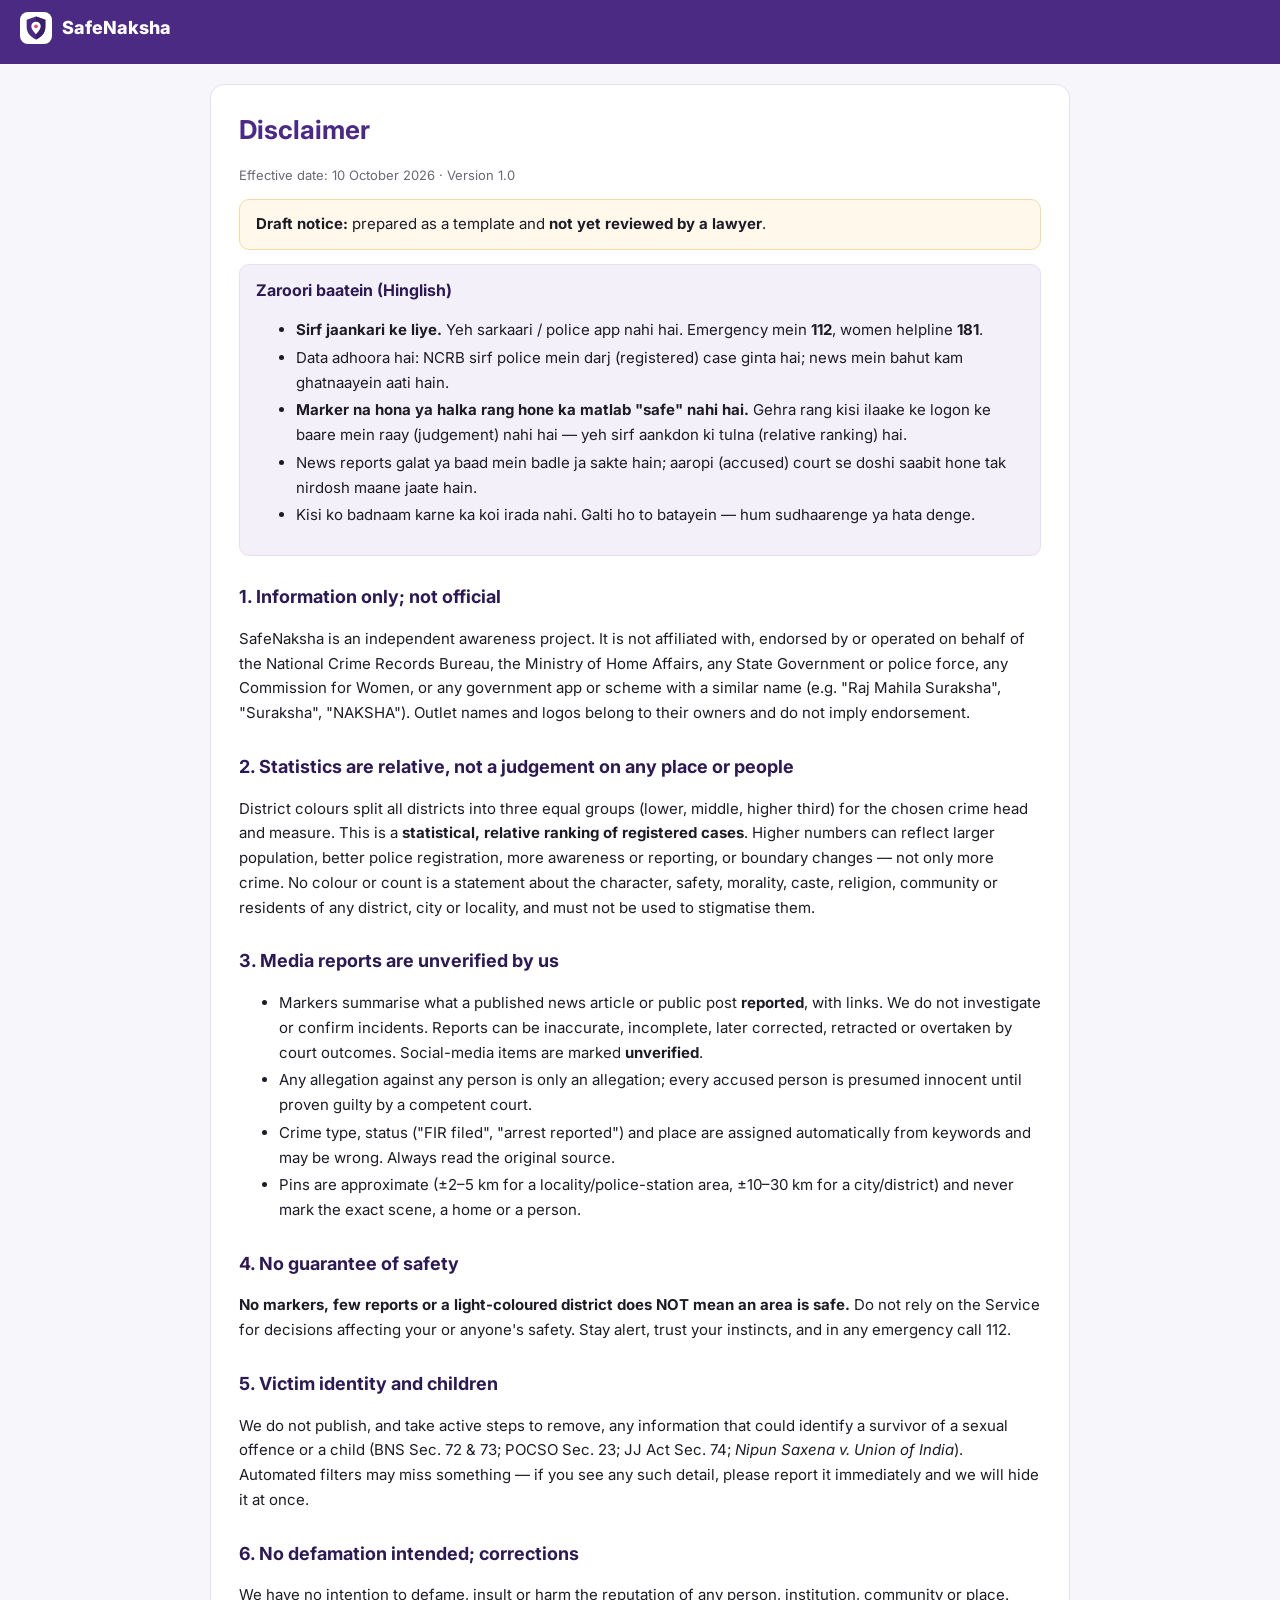
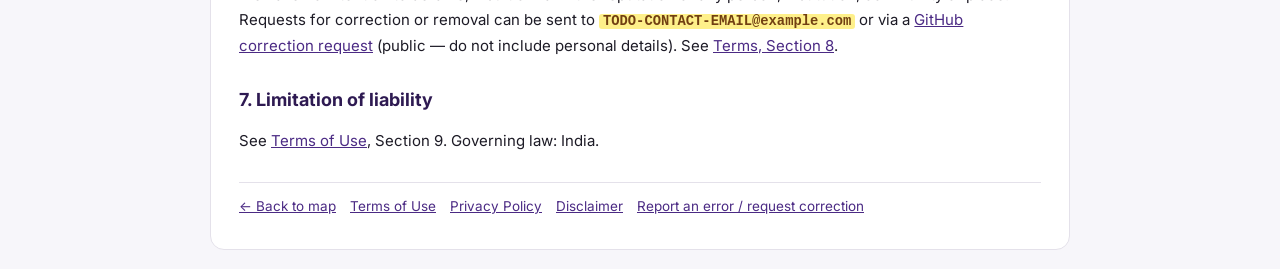
<file: disclaimer.html>
<!DOCTYPE html><html lang="en-IN"><head><meta charset="utf-8"><meta name="viewport" content="width=device-width, initial-scale=1"><meta name="theme-color" content="#4B2A84"><link rel="icon" href="assets/favicon.svg" type="image/svg+xml"><link rel="manifest" href="manifest.webmanifest"><link rel="preconnect" href="https://fonts.gstatic.com" crossorigin><link rel="stylesheet" href="https://fonts.googleapis.com/css2?family=Inter:wght@400;600;700;800&family=Noto+Sans+Devanagari:wght@400;600&display=swap"><link rel="stylesheet" href="legal.css"><title>Disclaimer – SafeNaksha</title><meta name="description" content="Disclaimer for SafeNaksha: information only, not official, no guarantee of safety, statistical not a judgement on residents."></head><body><header><a href="./"><img src="assets/logo.svg" alt="">SafeNaksha</a></header><main>
<h1>Disclaimer</h1>
<p class="meta">Effective date: 10 October 2026 · Version 1.0</p>
<div class="warn"><b>Draft notice:</b> prepared as a template and <b>not yet reviewed by a lawyer</b>.</div>
<div class="summary"><h2>Zaroori baatein (Hinglish)</h2>
<ul><li><b>Sirf jaankari ke liye.</b> Yeh sarkaari / police app nahi hai. Emergency mein <b>112</b>, women helpline <b>181</b>.</li>
<li>Data adhoora hai: NCRB sirf police mein darj (registered) case ginta hai; news mein bahut kam ghatnaayein aati hain.</li>
<li><b>Marker na hona ya halka rang hone ka matlab "safe" nahi hai.</b> Gehra rang kisi ilaake ke logon ke baare mein raay (judgement) nahi hai — yeh sirf aankdon ki tulna (relative ranking) hai.</li>
<li>News reports galat ya baad mein badle ja sakte hain; aaropi (accused) court se doshi saabit hone tak nirdosh maane jaate hain.</li>
<li>Kisi ko badnaam karne ka koi irada nahi. Galti ho to batayein — hum sudhaarenge ya hata denge.</li></ul></div>

<h2>1. Information only; not official</h2>
<p>SafeNaksha is an independent awareness project. It is not affiliated with, endorsed by or operated on behalf of the National Crime Records Bureau, the Ministry of Home Affairs, any State Government or police force, any Commission for Women, or any government app or scheme with a similar name (e.g. "Raj Mahila Suraksha", "Suraksha", "NAKSHA"). Outlet names and logos belong to their owners and do not imply endorsement.</p>

<h2>2. Statistics are relative, not a judgement on any place or people</h2>
<p>District colours split all districts into three equal groups (lower, middle, higher third) for the chosen crime head and measure. This is a <b>statistical, relative ranking of registered cases</b>. Higher numbers can reflect larger population, better police registration, more awareness or reporting, or boundary changes — not only more crime. No colour or count is a statement about the character, safety, morality, caste, religion, community or residents of any district, city or locality, and must not be used to stigmatise them.</p>

<h2>3. Media reports are unverified by us</h2>
<ul>
<li>Markers summarise what a published news article or public post <b>reported</b>, with links. We do not investigate or confirm incidents. Reports can be inaccurate, incomplete, later corrected, retracted or overtaken by court outcomes. Social-media items are marked <b>unverified</b>.</li>
<li>Any allegation against any person is only an allegation; every accused person is presumed innocent until proven guilty by a competent court.</li>
<li>Crime type, status ("FIR filed", "arrest reported") and place are assigned automatically from keywords and may be wrong. Always read the original source.</li>
<li>Pins are approximate (±2–5 km for a locality/police-station area, ±10–30 km for a city/district) and never mark the exact scene, a home or a person.</li>
</ul>

<h2>4. No guarantee of safety</h2>
<p><b>No markers, few reports or a light-coloured district does NOT mean an area is safe.</b> Do not rely on the Service for decisions affecting your or anyone's safety. Stay alert, trust your instincts, and in any emergency call 112.</p>

<h2>5. Victim identity and children</h2>
<p>We do not publish, and take active steps to remove, any information that could identify a survivor of a sexual offence or a child (BNS Sec. 72 &amp; 73; POCSO Sec. 23; JJ Act Sec. 74; <i>Nipun Saxena v. Union of India</i>). Automated filters may miss something — if you see any such detail, please report it immediately and we will hide it at once.</p>

<h2>6. No defamation intended; corrections</h2>
<p>We have no intention to defame, insult or harm the reputation of any person, institution, community or place. Requests for correction or removal can be sent to <span class="todo">TODO-CONTACT-EMAIL@example.com</span> or via a <a href="https://github.com/abalendup-26/mahila-suraksha-map/issues/new?template=correction.yml">GitHub correction request</a> (public — do not include personal details). See <a href="terms.html#8">Terms, Section 8</a>.</p>

<h2>7. Limitation of liability</h2>
<p>See <a href="terms.html">Terms of Use</a>, Section 9. Governing law: India.</p>
<nav class="legal"><a href="./">← Back to map</a><a href="terms.html">Terms of Use</a><a href="privacy.html">Privacy Policy</a><a href="disclaimer.html">Disclaimer</a><a href="https://github.com/abalendup-26/mahila-suraksha-map/issues/new?template=correction.yml">Report an error / request correction</a></nav></main></body></html>
</file>
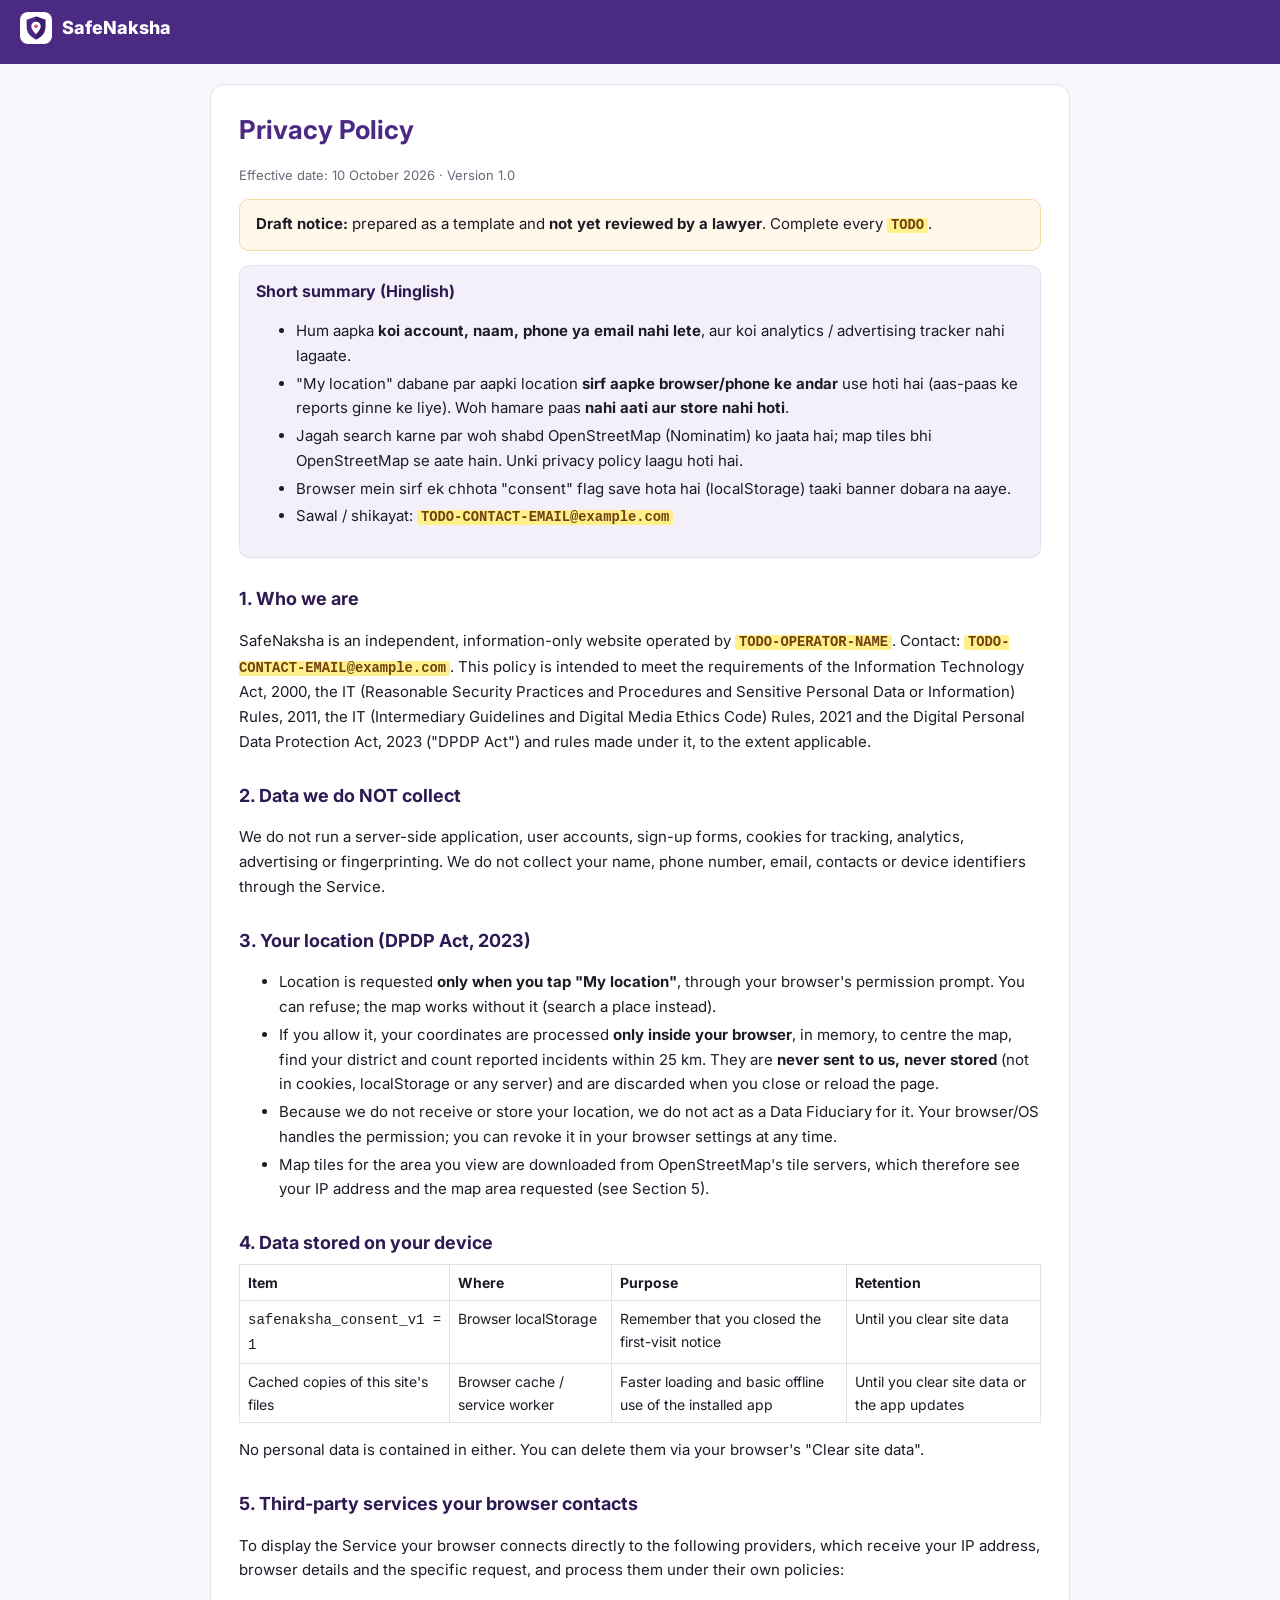
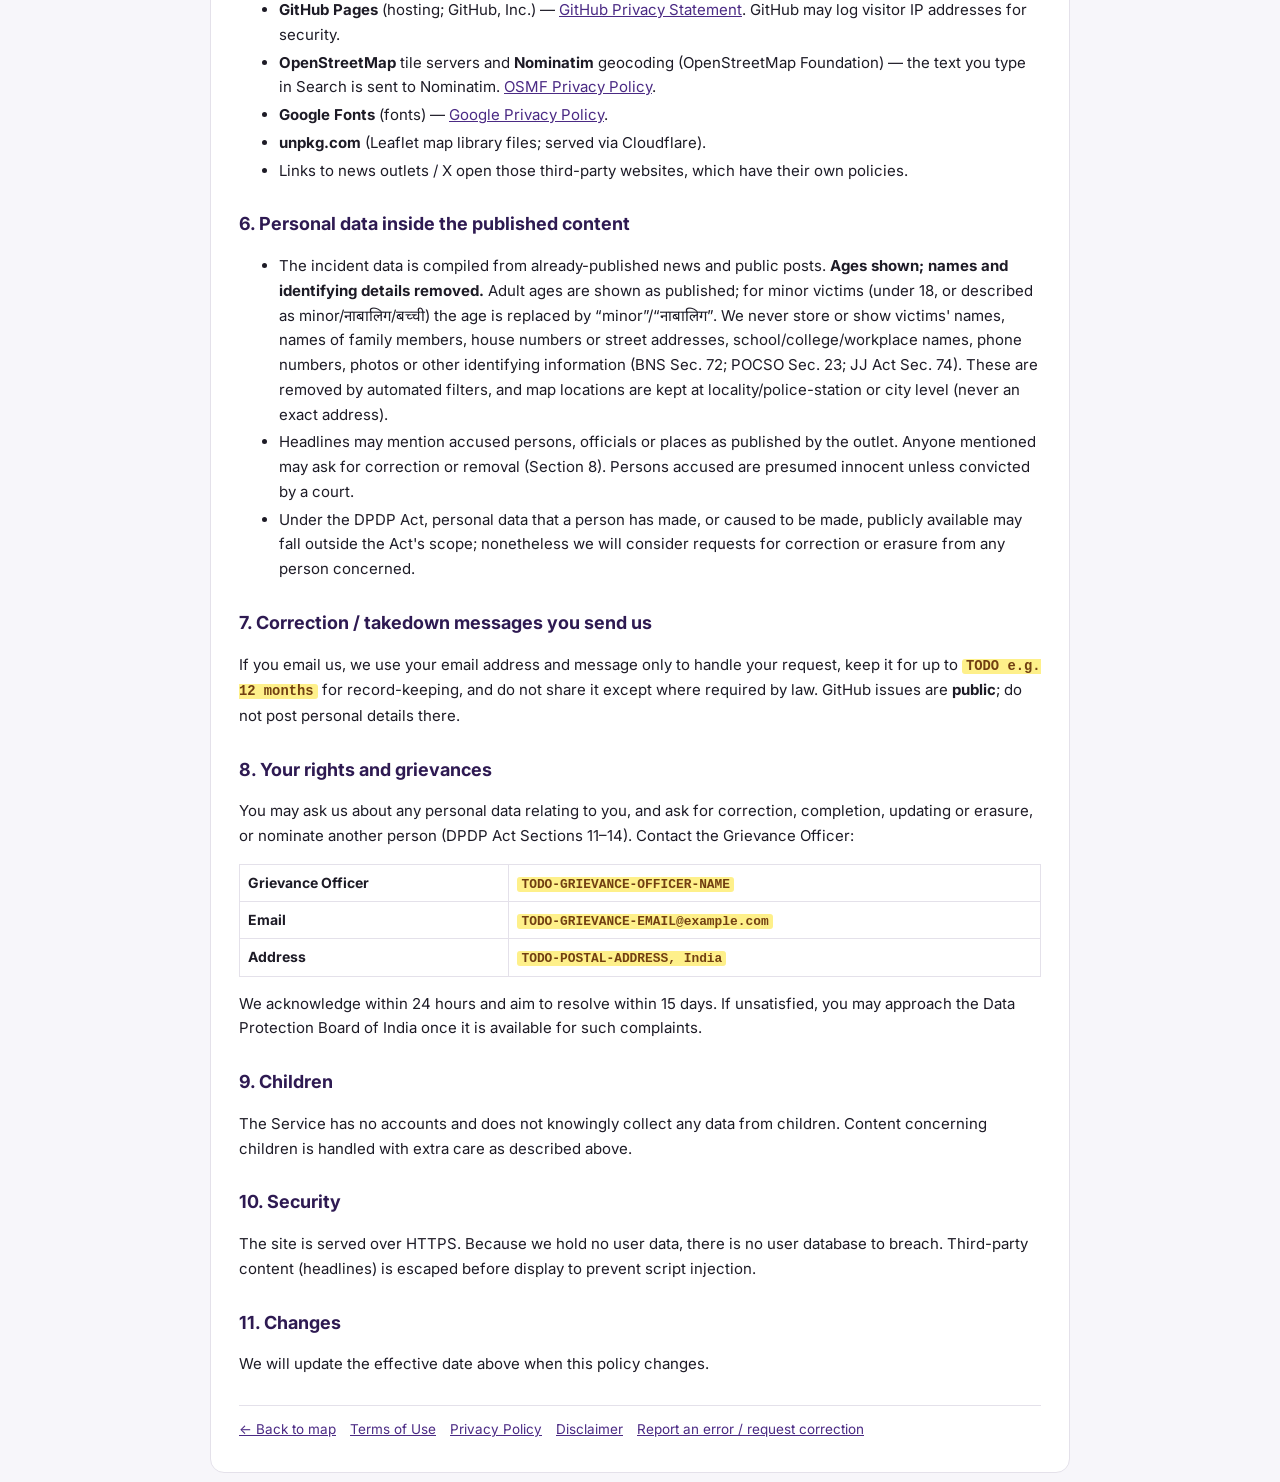
<file: privacy.html>
<!DOCTYPE html><html lang="en-IN"><head><meta charset="utf-8"><meta name="viewport" content="width=device-width, initial-scale=1"><meta name="theme-color" content="#4B2A84"><link rel="icon" href="assets/favicon.svg" type="image/svg+xml"><link rel="manifest" href="manifest.webmanifest"><link rel="preconnect" href="https://fonts.gstatic.com" crossorigin><link rel="stylesheet" href="https://fonts.googleapis.com/css2?family=Inter:wght@400;600;700;800&family=Noto+Sans+Devanagari:wght@400;600&display=swap"><link rel="stylesheet" href="legal.css"><title>Privacy Policy – SafeNaksha</title><meta name="description" content="Privacy Policy for SafeNaksha: no accounts, no tracking; your location is processed only in your browser."></head><body><header><a href="./"><img src="assets/logo.svg" alt="">SafeNaksha</a></header><main>
<h1>Privacy Policy</h1>
<p class="meta">Effective date: 10 October 2026 · Version 1.0</p>
<div class="warn"><b>Draft notice:</b> prepared as a template and <b>not yet reviewed by a lawyer</b>. Complete every <span class="todo">TODO</span>.</div>
<div class="summary"><h2>Short summary (Hinglish)</h2>
<ul><li>Hum aapka <b>koi account, naam, phone ya email nahi lete</b>, aur koi analytics / advertising tracker nahi lagaate.</li>
<li>"My location" dabane par aapki location <b>sirf aapke browser/phone ke andar</b> use hoti hai (aas-paas ke reports ginne ke liye). Woh hamare paas <b>nahi aati aur store nahi hoti</b>.</li>
<li>Jagah search karne par woh shabd OpenStreetMap (Nominatim) ko jaata hai; map tiles bhi OpenStreetMap se aate hain. Unki privacy policy laagu hoti hai.</li>
<li>Browser mein sirf ek chhota "consent" flag save hota hai (localStorage) taaki banner dobara na aaye.</li>
<li>Sawal / shikayat: <span class="todo">TODO-CONTACT-EMAIL@example.com</span></li></ul></div>

<h2>1. Who we are</h2>
<p>SafeNaksha is an independent, information-only website operated by <span class="todo">TODO-OPERATOR-NAME</span>. Contact: <span class="todo">TODO-CONTACT-EMAIL@example.com</span>. This policy is intended to meet the requirements of the Information Technology Act, 2000, the IT (Reasonable Security Practices and Procedures and Sensitive Personal Data or Information) Rules, 2011, the IT (Intermediary Guidelines and Digital Media Ethics Code) Rules, 2021 and the Digital Personal Data Protection Act, 2023 ("DPDP Act") and rules made under it, to the extent applicable.</p>

<h2>2. Data we do NOT collect</h2>
<p>We do not run a server-side application, user accounts, sign-up forms, cookies for tracking, analytics, advertising or fingerprinting. We do not collect your name, phone number, email, contacts or device identifiers through the Service.</p>

<h2>3. Your location (DPDP Act, 2023)</h2>
<ul>
<li>Location is requested <b>only when you tap "My location"</b>, through your browser's permission prompt. You can refuse; the map works without it (search a place instead).</li>
<li>If you allow it, your coordinates are processed <b>only inside your browser</b>, in memory, to centre the map, find your district and count reported incidents within 25 km. They are <b>never sent to us, never stored</b> (not in cookies, localStorage or any server) and are discarded when you close or reload the page.</li>
<li>Because we do not receive or store your location, we do not act as a Data Fiduciary for it. Your browser/OS handles the permission; you can revoke it in your browser settings at any time.</li>
<li>Map tiles for the area you view are downloaded from OpenStreetMap's tile servers, which therefore see your IP address and the map area requested (see Section 5).</li>
</ul>

<h2>4. Data stored on your device</h2>
<table><tr><th>Item</th><th>Where</th><th>Purpose</th><th>Retention</th></tr>
<tr><td><code>safenaksha_consent_v1 = 1</code></td><td>Browser localStorage</td><td>Remember that you closed the first-visit notice</td><td>Until you clear site data</td></tr>
<tr><td>Cached copies of this site's files</td><td>Browser cache / service worker</td><td>Faster loading and basic offline use of the installed app</td><td>Until you clear site data or the app updates</td></tr></table>
<p>No personal data is contained in either. You can delete them via your browser's "Clear site data".</p>

<h2>5. Third-party services your browser contacts</h2>
<p>To display the Service your browser connects directly to the following providers, which receive your IP address, browser details and the specific request, and process them under their own policies:</p>
<ul>
<li><b>GitHub Pages</b> (hosting; GitHub, Inc.) — <a href="https://docs.github.com/en/site-policy/privacy-policies/github-general-privacy-statement">GitHub Privacy Statement</a>. GitHub may log visitor IP addresses for security.</li>
<li><b>OpenStreetMap</b> tile servers and <b>Nominatim</b> geocoding (OpenStreetMap Foundation) — the text you type in Search is sent to Nominatim. <a href="https://osmfoundation.org/wiki/Privacy_Policy">OSMF Privacy Policy</a>.</li>
<li><b>Google Fonts</b> (fonts) — <a href="https://policies.google.com/privacy">Google Privacy Policy</a>.</li>
<li><b>unpkg.com</b> (Leaflet map library files; served via Cloudflare).</li>
<li>Links to news outlets / X open those third-party websites, which have their own policies.</li>
</ul>

<h2>6. Personal data inside the published content</h2>
<ul>
<li>The incident data is compiled from already-published news and public posts. <b>Ages shown; names and identifying details removed.</b> Adult ages are shown as published; for minor victims (under 18, or described as minor/नाबालिग/बच्ची) the age is replaced by “minor”/“नाबालिग”. We never store or show victims' names, names of family members, house numbers or street addresses, school/college/workplace names, phone numbers, photos or other identifying information (BNS Sec. 72; POCSO Sec. 23; JJ Act Sec. 74). These are removed by automated filters, and map locations are kept at locality/police-station or city level (never an exact address).</li>
<li>Headlines may mention accused persons, officials or places as published by the outlet. Anyone mentioned may ask for correction or removal (Section 8). Persons accused are presumed innocent unless convicted by a court.</li>
<li>Under the DPDP Act, personal data that a person has made, or caused to be made, publicly available may fall outside the Act's scope; nonetheless we will consider requests for correction or erasure from any person concerned.</li>
</ul>

<h2>7. Correction / takedown messages you send us</h2>
<p>If you email us, we use your email address and message only to handle your request, keep it for up to <span class="todo">TODO e.g. 12 months</span> for record-keeping, and do not share it except where required by law. GitHub issues are <b>public</b>; do not post personal details there.</p>

<h2>8. Your rights and grievances</h2>
<p>You may ask us about any personal data relating to you, and ask for correction, completion, updating or erasure, or nominate another person (DPDP Act Sections 11–14). Contact the Grievance Officer:</p>
<table><tr><th>Grievance Officer</th><td><span class="todo">TODO-GRIEVANCE-OFFICER-NAME</span></td></tr>
<tr><th>Email</th><td><span class="todo">TODO-GRIEVANCE-EMAIL@example.com</span></td></tr>
<tr><th>Address</th><td><span class="todo">TODO-POSTAL-ADDRESS, India</span></td></tr></table>
<p>We acknowledge within 24 hours and aim to resolve within 15 days. If unsatisfied, you may approach the Data Protection Board of India once it is available for such complaints.</p>

<h2>9. Children</h2>
<p>The Service has no accounts and does not knowingly collect any data from children. Content concerning children is handled with extra care as described above.</p>

<h2>10. Security</h2>
<p>The site is served over HTTPS. Because we hold no user data, there is no user database to breach. Third-party content (headlines) is escaped before display to prevent script injection.</p>

<h2>11. Changes</h2>
<p>We will update the effective date above when this policy changes.</p>
<nav class="legal"><a href="./">← Back to map</a><a href="terms.html">Terms of Use</a><a href="privacy.html">Privacy Policy</a><a href="disclaimer.html">Disclaimer</a><a href="https://github.com/abalendup-26/mahila-suraksha-map/issues/new?template=correction.yml">Report an error / request correction</a></nav></main></body></html>
</file>
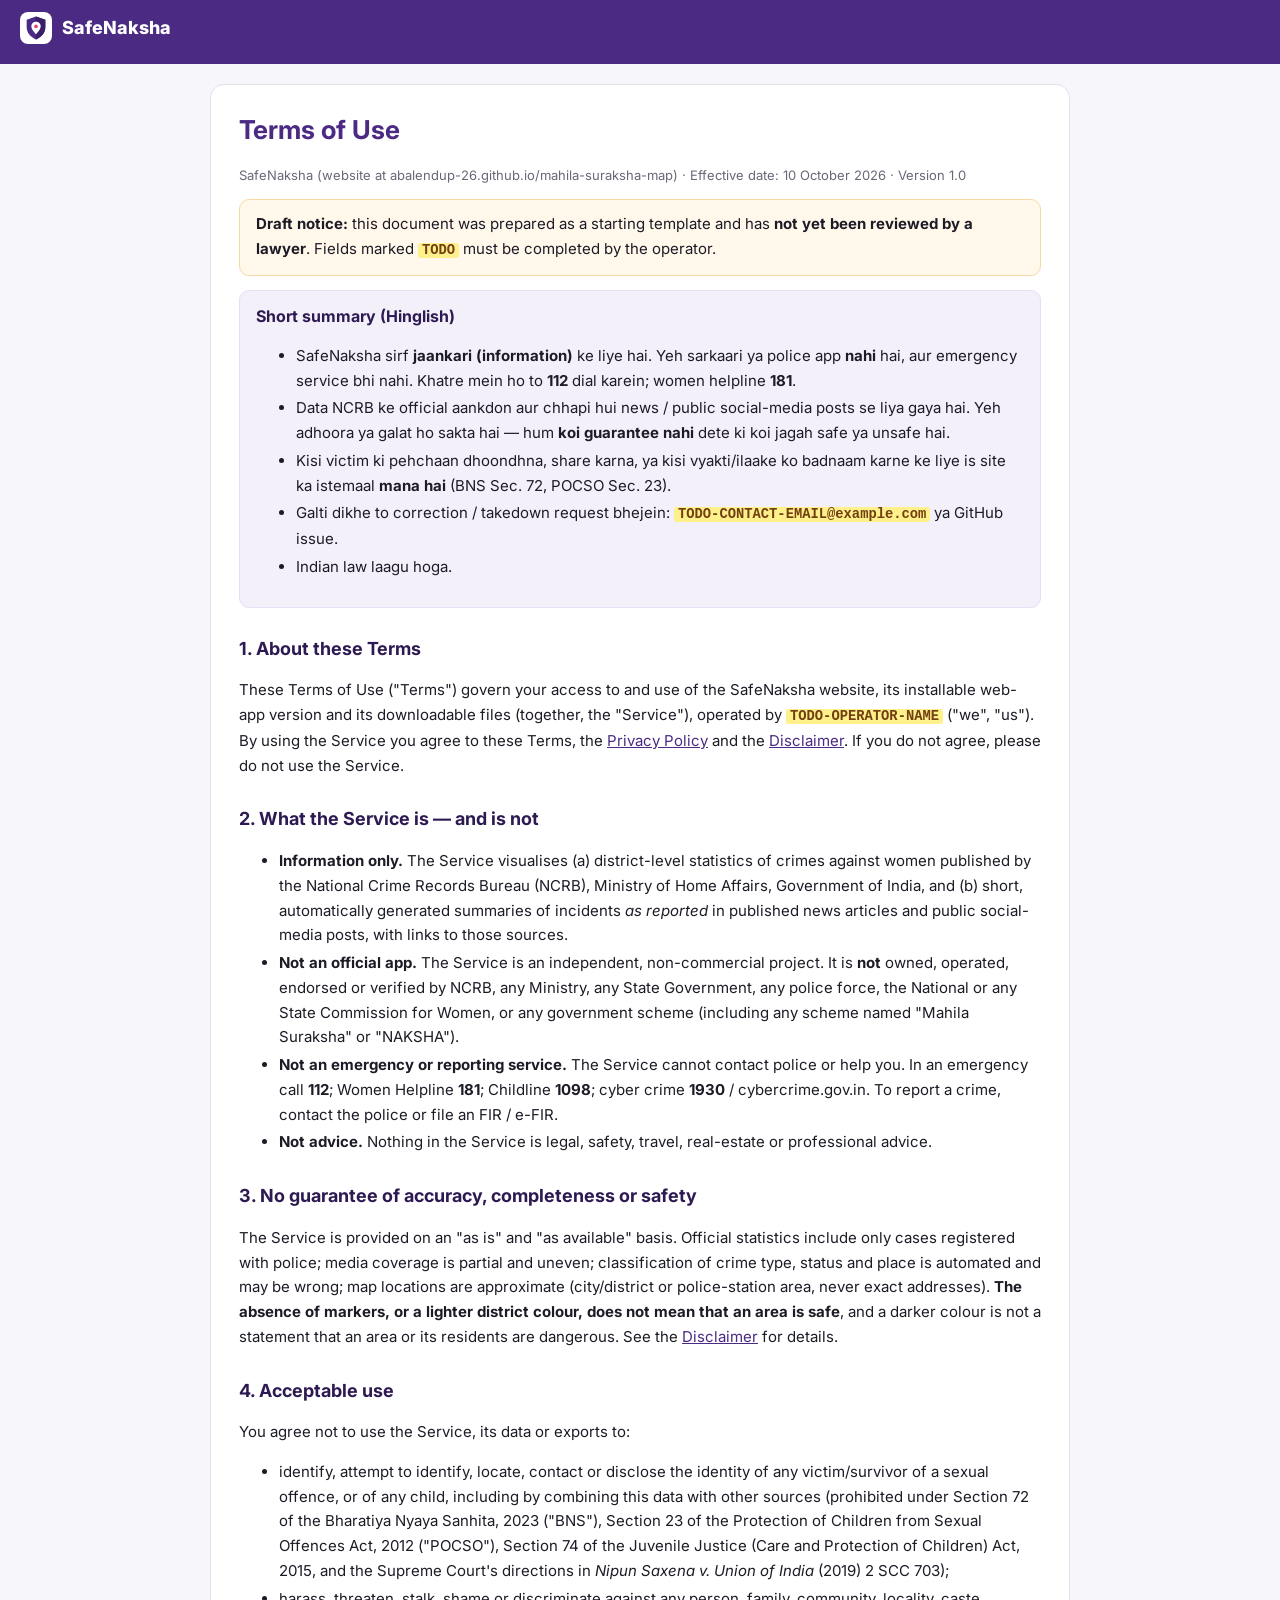
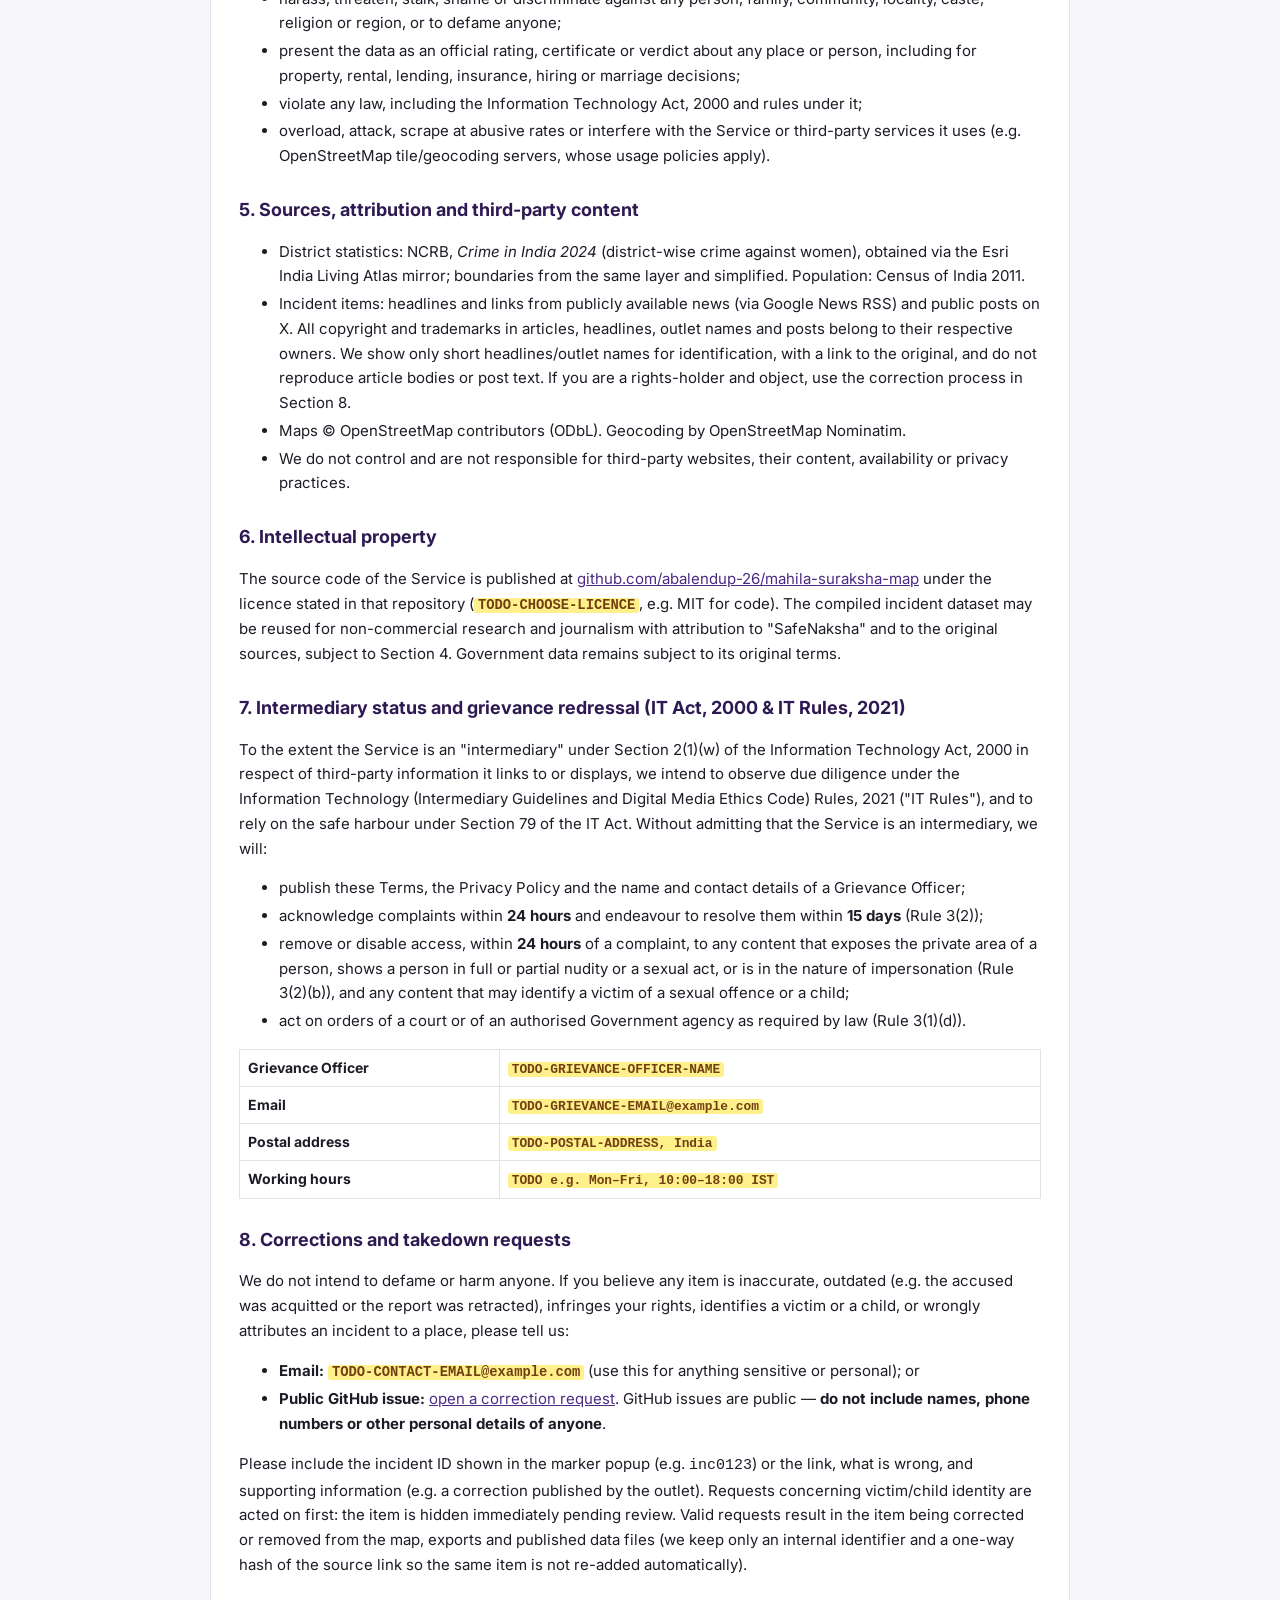
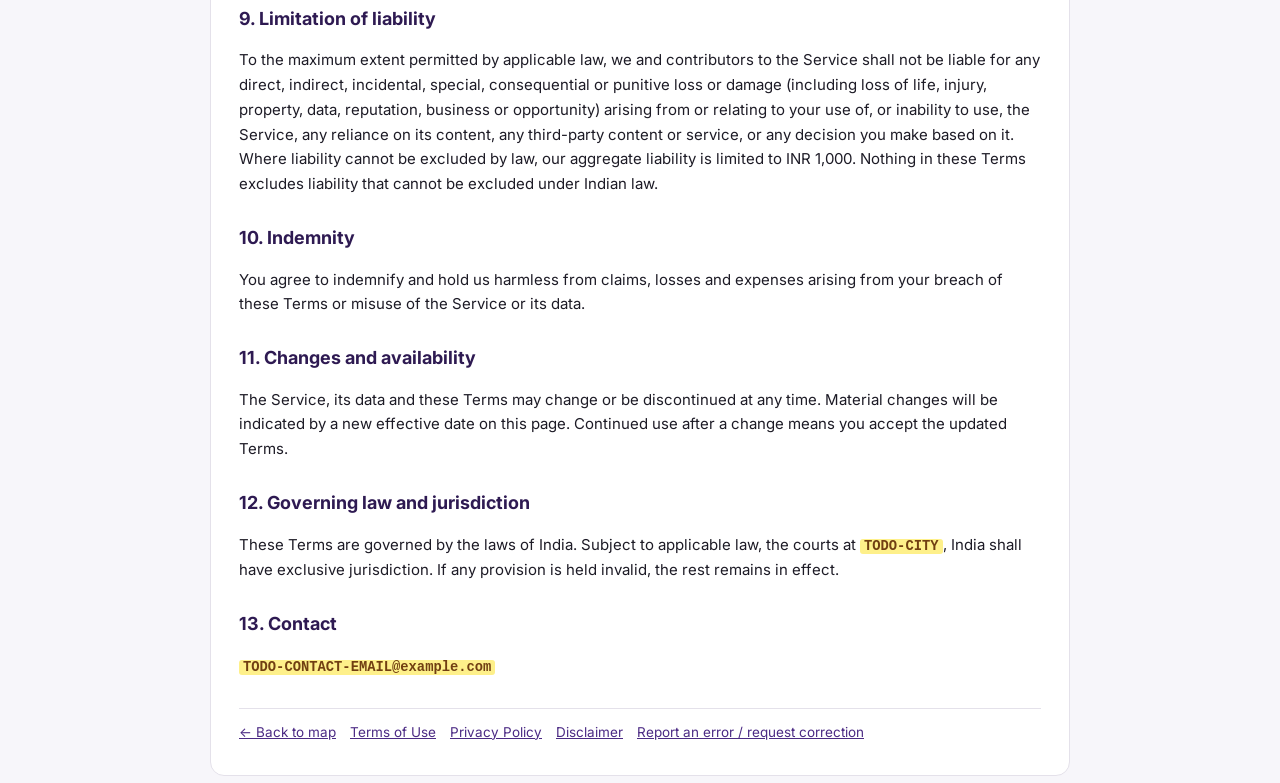
<file: terms.html>
<!DOCTYPE html><html lang="en-IN"><head><meta charset="utf-8"><meta name="viewport" content="width=device-width, initial-scale=1"><meta name="theme-color" content="#4B2A84"><link rel="icon" href="assets/favicon.svg" type="image/svg+xml"><link rel="manifest" href="manifest.webmanifest"><link rel="preconnect" href="https://fonts.gstatic.com" crossorigin><link rel="stylesheet" href="https://fonts.googleapis.com/css2?family=Inter:wght@400;600;700;800&family=Noto+Sans+Devanagari:wght@400;600&display=swap"><link rel="stylesheet" href="legal.css"><title>Terms of Use – SafeNaksha</title><meta name="description" content="Terms of Use for SafeNaksha, an information-only women's safety awareness map for India."></head><body><header><a href="./"><img src="assets/logo.svg" alt="">SafeNaksha</a></header><main>
<h1>Terms of Use</h1>
<p class="meta">SafeNaksha (website at abalendup-26.github.io/mahila-suraksha-map) · Effective date: 10 October 2026 · Version 1.0</p>
<div class="warn"><b>Draft notice:</b> this document was prepared as a starting template and has <b>not yet been reviewed by a lawyer</b>. Fields marked <span class="todo">TODO</span> must be completed by the operator.</div>
<div class="summary"><h2>Short summary (Hinglish)</h2>
<ul><li>SafeNaksha sirf <b>jaankari (information)</b> ke liye hai. Yeh sarkaari ya police app <b>nahi</b> hai, aur emergency service bhi nahi. Khatre mein ho to <b>112</b> dial karein; women helpline <b>181</b>.</li>
<li>Data NCRB ke official aankdon aur chhapi hui news / public social-media posts se liya gaya hai. Yeh adhoora ya galat ho sakta hai — hum <b>koi guarantee nahi</b> dete ki koi jagah safe ya unsafe hai.</li>
<li>Kisi victim ki pehchaan dhoondhna, share karna, ya kisi vyakti/ilaake ko badnaam karne ke liye is site ka istemaal <b>mana hai</b> (BNS Sec. 72, POCSO Sec. 23).</li>
<li>Galti dikhe to correction / takedown request bhejein: <span class="todo">TODO-CONTACT-EMAIL@example.com</span> ya GitHub issue.</li>
<li>Indian law laagu hoga.</li></ul></div>

<h2>1. About these Terms</h2>
<p>These Terms of Use ("Terms") govern your access to and use of the SafeNaksha website, its installable web-app version and its downloadable files (together, the "Service"), operated by <span class="todo">TODO-OPERATOR-NAME</span> ("we", "us"). By using the Service you agree to these Terms, the <a href="privacy.html">Privacy Policy</a> and the <a href="disclaimer.html">Disclaimer</a>. If you do not agree, please do not use the Service.</p>

<h2>2. What the Service is — and is not</h2>
<ul>
<li><b>Information only.</b> The Service visualises (a) district-level statistics of crimes against women published by the National Crime Records Bureau (NCRB), Ministry of Home Affairs, Government of India, and (b) short, automatically generated summaries of incidents <i>as reported</i> in published news articles and public social-media posts, with links to those sources.</li>
<li><b>Not an official app.</b> The Service is an independent, non-commercial project. It is <b>not</b> owned, operated, endorsed or verified by NCRB, any Ministry, any State Government, any police force, the National or any State Commission for Women, or any government scheme (including any scheme named "Mahila Suraksha" or "NAKSHA").</li>
<li><b>Not an emergency or reporting service.</b> The Service cannot contact police or help you. In an emergency call <b>112</b>; Women Helpline <b>181</b>; Childline <b>1098</b>; cyber crime <b>1930</b> / cybercrime.gov.in. To report a crime, contact the police or file an FIR / e-FIR.</li>
<li><b>Not advice.</b> Nothing in the Service is legal, safety, travel, real-estate or professional advice.</li>
</ul>

<h2>3. No guarantee of accuracy, completeness or safety</h2>
<p>The Service is provided on an "as is" and "as available" basis. Official statistics include only cases registered with police; media coverage is partial and uneven; classification of crime type, status and place is automated and may be wrong; map locations are approximate (city/district or police-station area, never exact addresses). <b>The absence of markers, or a lighter district colour, does not mean that an area is safe</b>, and a darker colour is not a statement that an area or its residents are dangerous. See the <a href="disclaimer.html">Disclaimer</a> for details.</p>

<h2>4. Acceptable use</h2>
<p>You agree not to use the Service, its data or exports to:</p>
<ul>
<li>identify, attempt to identify, locate, contact or disclose the identity of any victim/survivor of a sexual offence, or of any child, including by combining this data with other sources (prohibited under Section 72 of the Bharatiya Nyaya Sanhita, 2023 ("BNS"), Section 23 of the Protection of Children from Sexual Offences Act, 2012 ("POCSO"), Section 74 of the Juvenile Justice (Care and Protection of Children) Act, 2015, and the Supreme Court's directions in <i>Nipun Saxena v. Union of India</i> (2019) 2 SCC 703);</li>
<li>harass, threaten, stalk, shame or discriminate against any person, family, community, locality, caste, religion or region, or to defame anyone;</li>
<li>present the data as an official rating, certificate or verdict about any place or person, including for property, rental, lending, insurance, hiring or marriage decisions;</li>
<li>violate any law, including the Information Technology Act, 2000 and rules under it;</li>
<li>overload, attack, scrape at abusive rates or interfere with the Service or third-party services it uses (e.g. OpenStreetMap tile/geocoding servers, whose usage policies apply).</li>
</ul>

<h2>5. Sources, attribution and third-party content</h2>
<ul>
<li>District statistics: NCRB, <i>Crime in India 2024</i> (district-wise crime against women), obtained via the Esri India Living Atlas mirror; boundaries from the same layer and simplified. Population: Census of India 2011.</li>
<li>Incident items: headlines and links from publicly available news (via Google News RSS) and public posts on X. All copyright and trademarks in articles, headlines, outlet names and posts belong to their respective owners. We show only short headlines/outlet names for identification, with a link to the original, and do not reproduce article bodies or post text. If you are a rights-holder and object, use the correction process in Section 8.</li>
<li>Maps © OpenStreetMap contributors (ODbL). Geocoding by OpenStreetMap Nominatim.</li>
<li>We do not control and are not responsible for third-party websites, their content, availability or privacy practices.</li>
</ul>

<h2>6. Intellectual property</h2>
<p>The source code of the Service is published at <a href="https://github.com/abalendup-26/mahila-suraksha-map">github.com/abalendup-26/mahila-suraksha-map</a> under the licence stated in that repository (<span class="todo">TODO-CHOOSE-LICENCE</span>, e.g. MIT for code). The compiled incident dataset may be reused for non-commercial research and journalism with attribution to "SafeNaksha" and to the original sources, subject to Section 4. Government data remains subject to its original terms.</p>

<h2>7. Intermediary status and grievance redressal (IT Act, 2000 &amp; IT Rules, 2021)</h2>
<p>To the extent the Service is an "intermediary" under Section 2(1)(w) of the Information Technology Act, 2000 in respect of third-party information it links to or displays, we intend to observe due diligence under the Information Technology (Intermediary Guidelines and Digital Media Ethics Code) Rules, 2021 ("IT Rules"), and to rely on the safe harbour under Section 79 of the IT Act. Without admitting that the Service is an intermediary, we will:</p>
<ul>
<li>publish these Terms, the Privacy Policy and the name and contact details of a Grievance Officer;</li>
<li>acknowledge complaints within <b>24 hours</b> and endeavour to resolve them within <b>15 days</b> (Rule 3(2));</li>
<li>remove or disable access, within <b>24 hours</b> of a complaint, to any content that exposes the private area of a person, shows a person in full or partial nudity or a sexual act, or is in the nature of impersonation (Rule 3(2)(b)), and any content that may identify a victim of a sexual offence or a child;</li>
<li>act on orders of a court or of an authorised Government agency as required by law (Rule 3(1)(d)).</li>
</ul>
<table><tr><th>Grievance Officer</th><td><span class="todo">TODO-GRIEVANCE-OFFICER-NAME</span></td></tr>
<tr><th>Email</th><td><span class="todo">TODO-GRIEVANCE-EMAIL@example.com</span></td></tr>
<tr><th>Postal address</th><td><span class="todo">TODO-POSTAL-ADDRESS, India</span></td></tr>
<tr><th>Working hours</th><td><span class="todo">TODO e.g. Mon–Fri, 10:00–18:00 IST</span></td></tr></table>

<h2 id="8">8. Corrections and takedown requests</h2>
<p>We do not intend to defame or harm anyone. If you believe any item is inaccurate, outdated (e.g. the accused was acquitted or the report was retracted), infringes your rights, identifies a victim or a child, or wrongly attributes an incident to a place, please tell us:</p>
<ul>
<li><b>Email:</b> <span class="todo">TODO-CONTACT-EMAIL@example.com</span> (use this for anything sensitive or personal); or</li>
<li><b>Public GitHub issue:</b> <a href="https://github.com/abalendup-26/mahila-suraksha-map/issues/new?template=correction.yml">open a correction request</a>. GitHub issues are public — <b>do not include names, phone numbers or other personal details of anyone</b>.</li>
</ul>
<p>Please include the incident ID shown in the marker popup (e.g. <code>inc0123</code>) or the link, what is wrong, and supporting information (e.g. a correction published by the outlet). Requests concerning victim/child identity are acted on first: the item is hidden immediately pending review. Valid requests result in the item being corrected or removed from the map, exports and published data files (we keep only an internal identifier and a one-way hash of the source link so the same item is not re-added automatically).</p>

<h2>9. Limitation of liability</h2>
<p>To the maximum extent permitted by applicable law, we and contributors to the Service shall not be liable for any direct, indirect, incidental, special, consequential or punitive loss or damage (including loss of life, injury, property, data, reputation, business or opportunity) arising from or relating to your use of, or inability to use, the Service, any reliance on its content, any third-party content or service, or any decision you make based on it. Where liability cannot be excluded by law, our aggregate liability is limited to INR 1,000. Nothing in these Terms excludes liability that cannot be excluded under Indian law.</p>

<h2>10. Indemnity</h2>
<p>You agree to indemnify and hold us harmless from claims, losses and expenses arising from your breach of these Terms or misuse of the Service or its data.</p>

<h2>11. Changes and availability</h2>
<p>The Service, its data and these Terms may change or be discontinued at any time. Material changes will be indicated by a new effective date on this page. Continued use after a change means you accept the updated Terms.</p>

<h2>12. Governing law and jurisdiction</h2>
<p>These Terms are governed by the laws of India. Subject to applicable law, the courts at <span class="todo">TODO-CITY</span>, India shall have exclusive jurisdiction. If any provision is held invalid, the rest remains in effect.</p>

<h2>13. Contact</h2>
<p><span class="todo">TODO-CONTACT-EMAIL@example.com</span></p>
<nav class="legal"><a href="./">← Back to map</a><a href="terms.html">Terms of Use</a><a href="privacy.html">Privacy Policy</a><a href="disclaimer.html">Disclaimer</a><a href="https://github.com/abalendup-26/mahila-suraksha-map/issues/new?template=correction.yml">Report an error / request correction</a></nav></main></body></html>
</file>
<file: legal.css>
:root{--brand:#4B2A84;--ink:#1D1B26;--ink-3:#6B6778;--line:#E4E1EA;--bg-2:#F7F6FA}
*{box-sizing:border-box}body{margin:0;font-family:Inter,"Noto Sans Devanagari",system-ui,sans-serif;color:var(--ink);line-height:1.65;background:var(--bg-2);font-size:15px}
header{background:var(--brand);color:#fff;padding:12px 20px}header a{color:#fff;text-decoration:none;display:inline-flex;align-items:center;gap:10px;font-weight:800;font-size:18px}
header img{width:32px;height:32px;background:#fff;border-radius:8px;padding:3px}
main{max-width:860px;margin:20px auto;background:#fff;border:1px solid var(--line);border-radius:14px;padding:20px 28px 32px}
h1{color:var(--brand);font-size:26px;margin:4px 0}h2{font-size:18px;margin:26px 0 6px;color:#2E1A52}h3{font-size:15.5px;margin:16px 0 4px}
.meta{color:var(--ink-3);font-size:13px}.summary{background:#F4F0FA;border:1px solid #E7DEF5;border-radius:10px;padding:12px 16px;margin:14px 0}
.summary h2{margin-top:0;font-size:16px}.warn{background:#FFF8EB;border:1px solid #F7D9A4;border-radius:10px;padding:12px 16px}
.todo{background:#FEF08A;color:#713F12;font-weight:700;padding:0 4px;border-radius:3px;font-family:ui-monospace,monospace;font-size:.92em}
a{color:var(--brand)}nav.legal{display:flex;gap:14px;flex-wrap:wrap;font-size:13.5px;margin-top:28px;padding-top:12px;border-top:1px solid var(--line)}
li{margin:3px 0}table{border-collapse:collapse;width:100%;font-size:14px}td,th{border:1px solid var(--line);padding:6px 8px;text-align:left;vertical-align:top}
@media(max-width:600px){main{margin:0;border-radius:0;padding:16px}}
</file>
